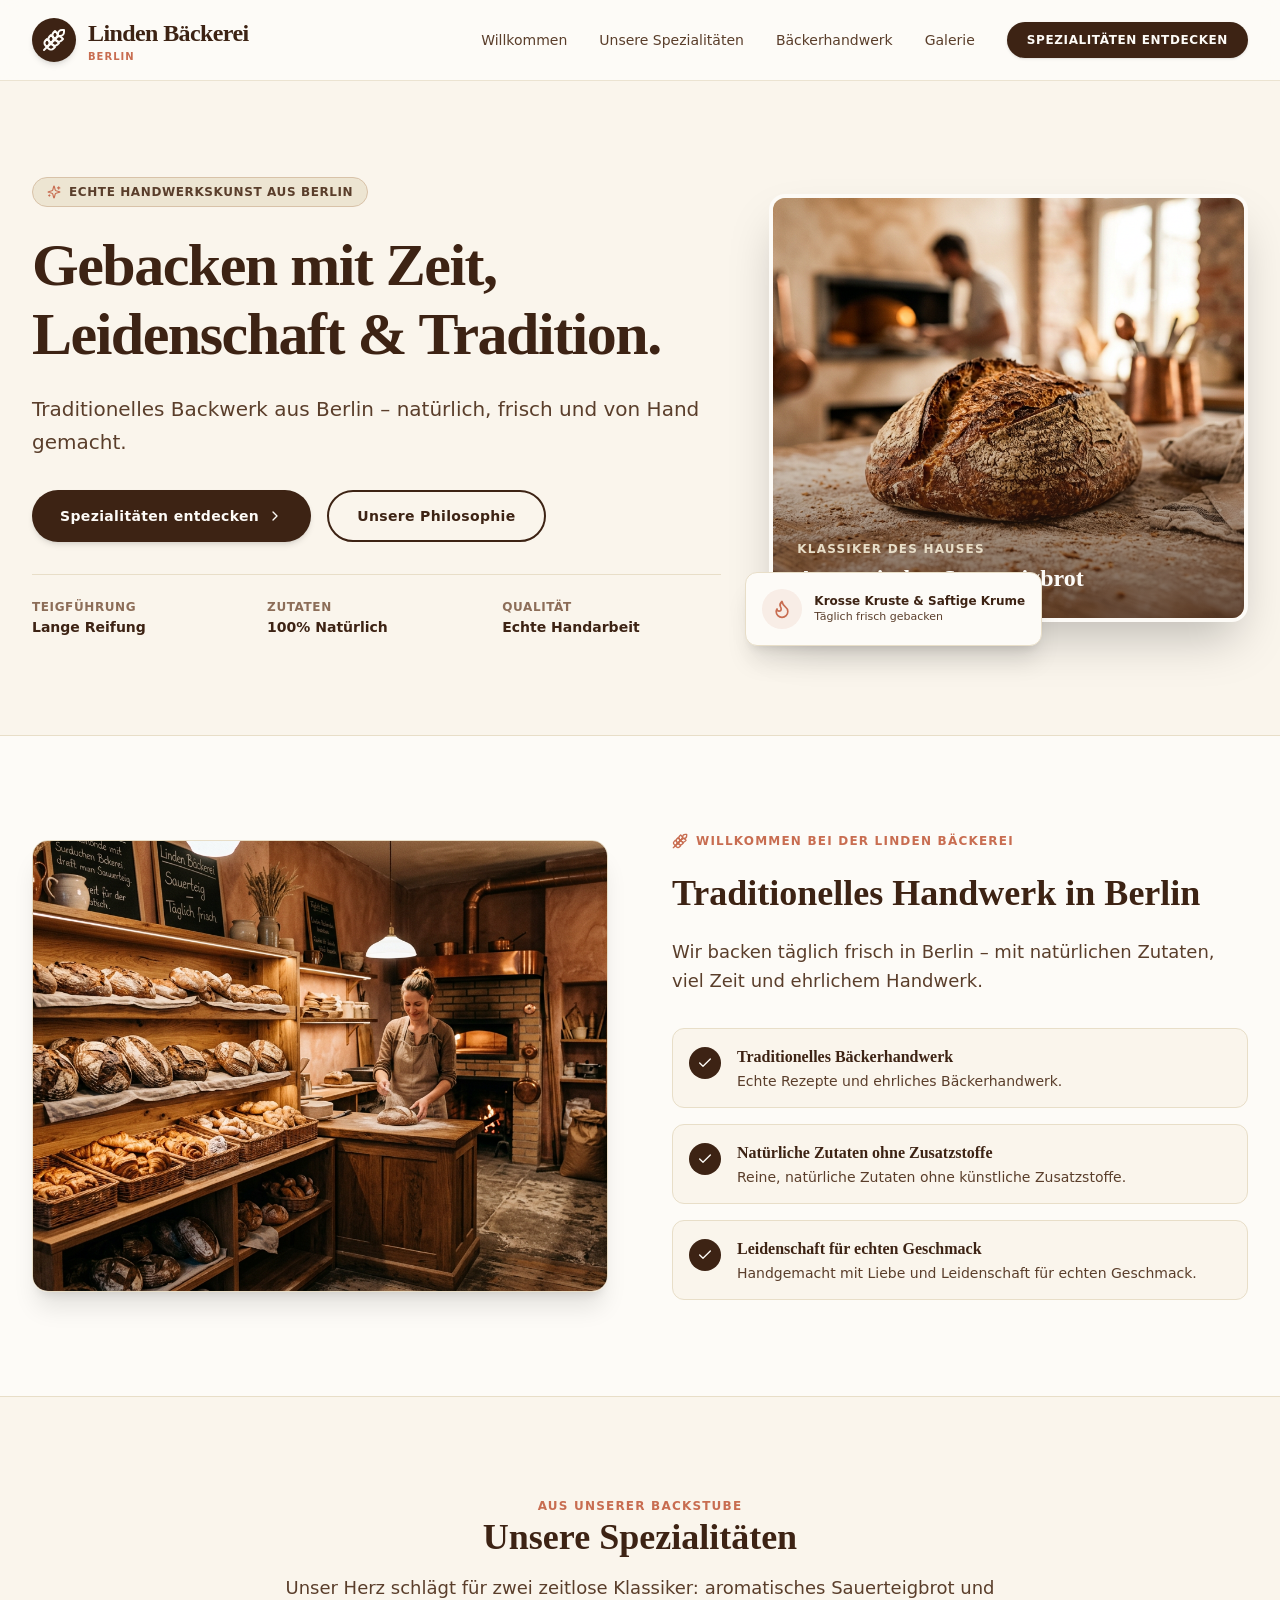
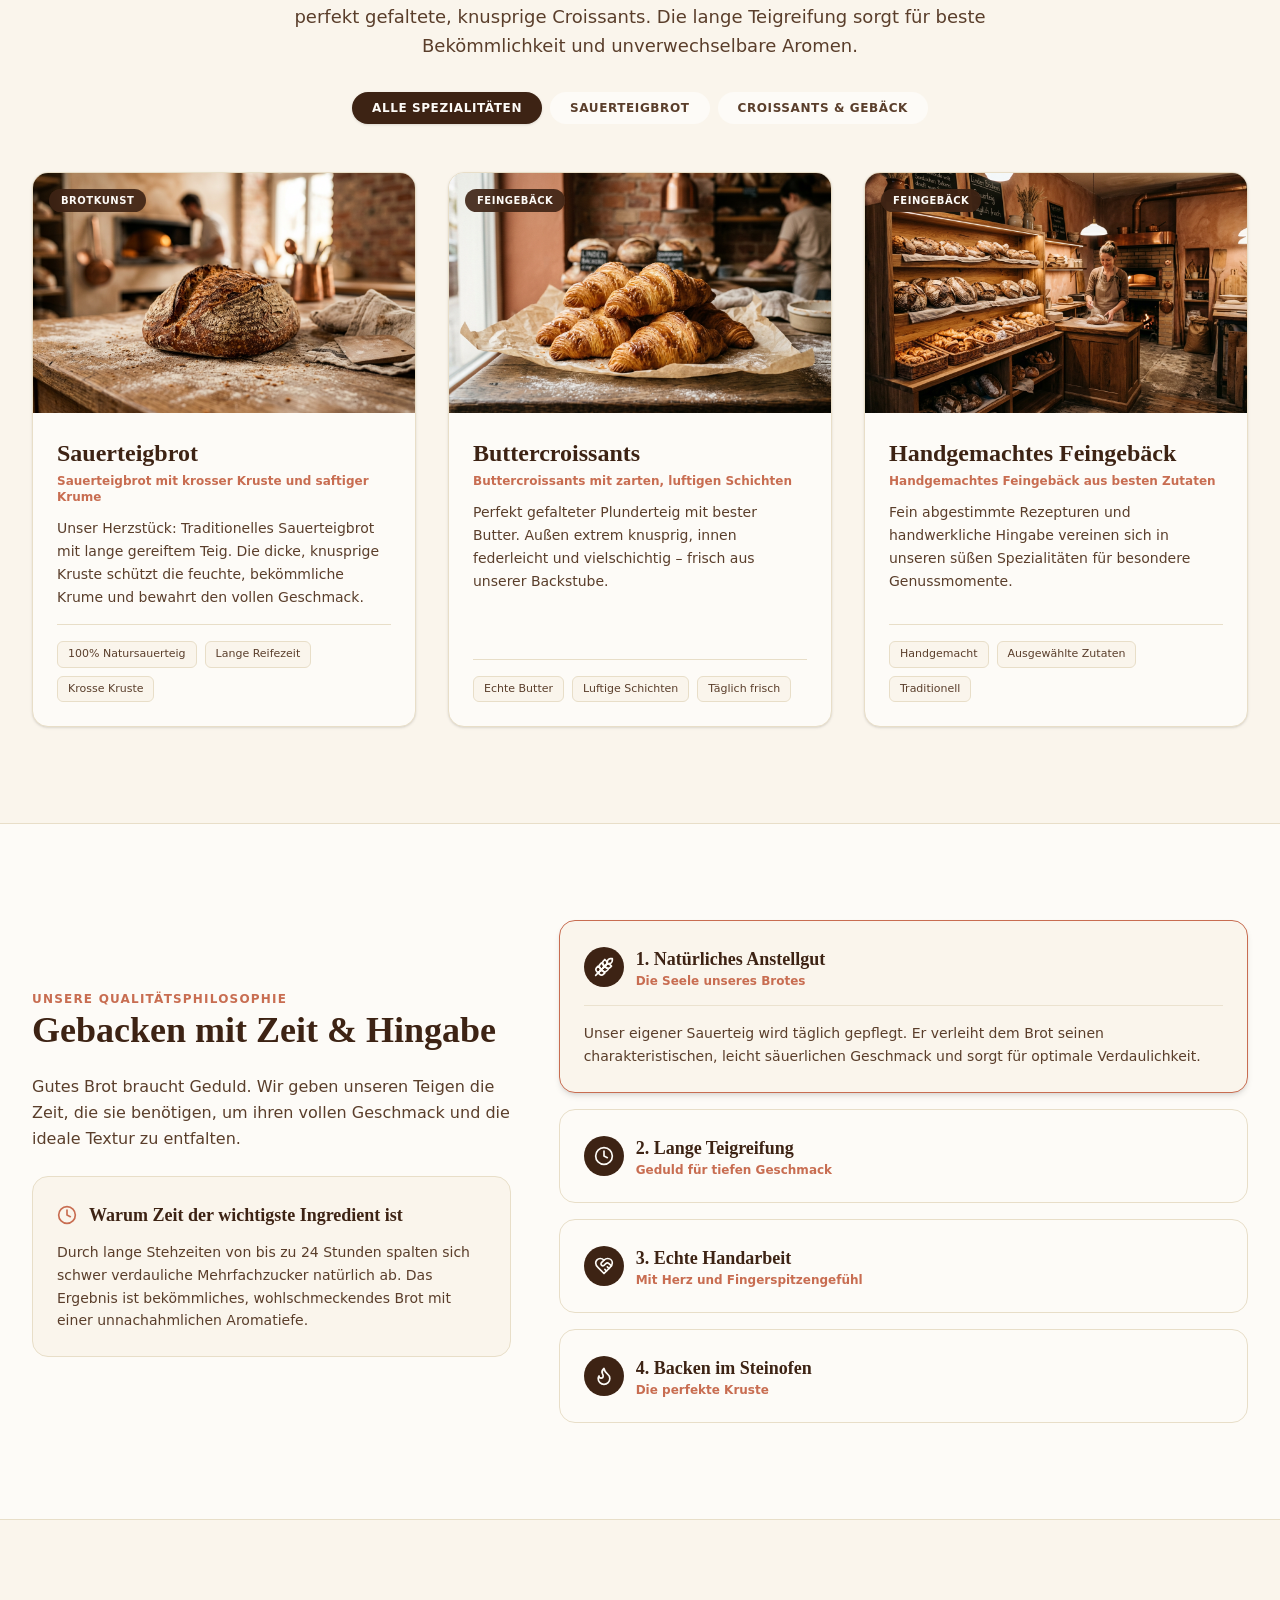
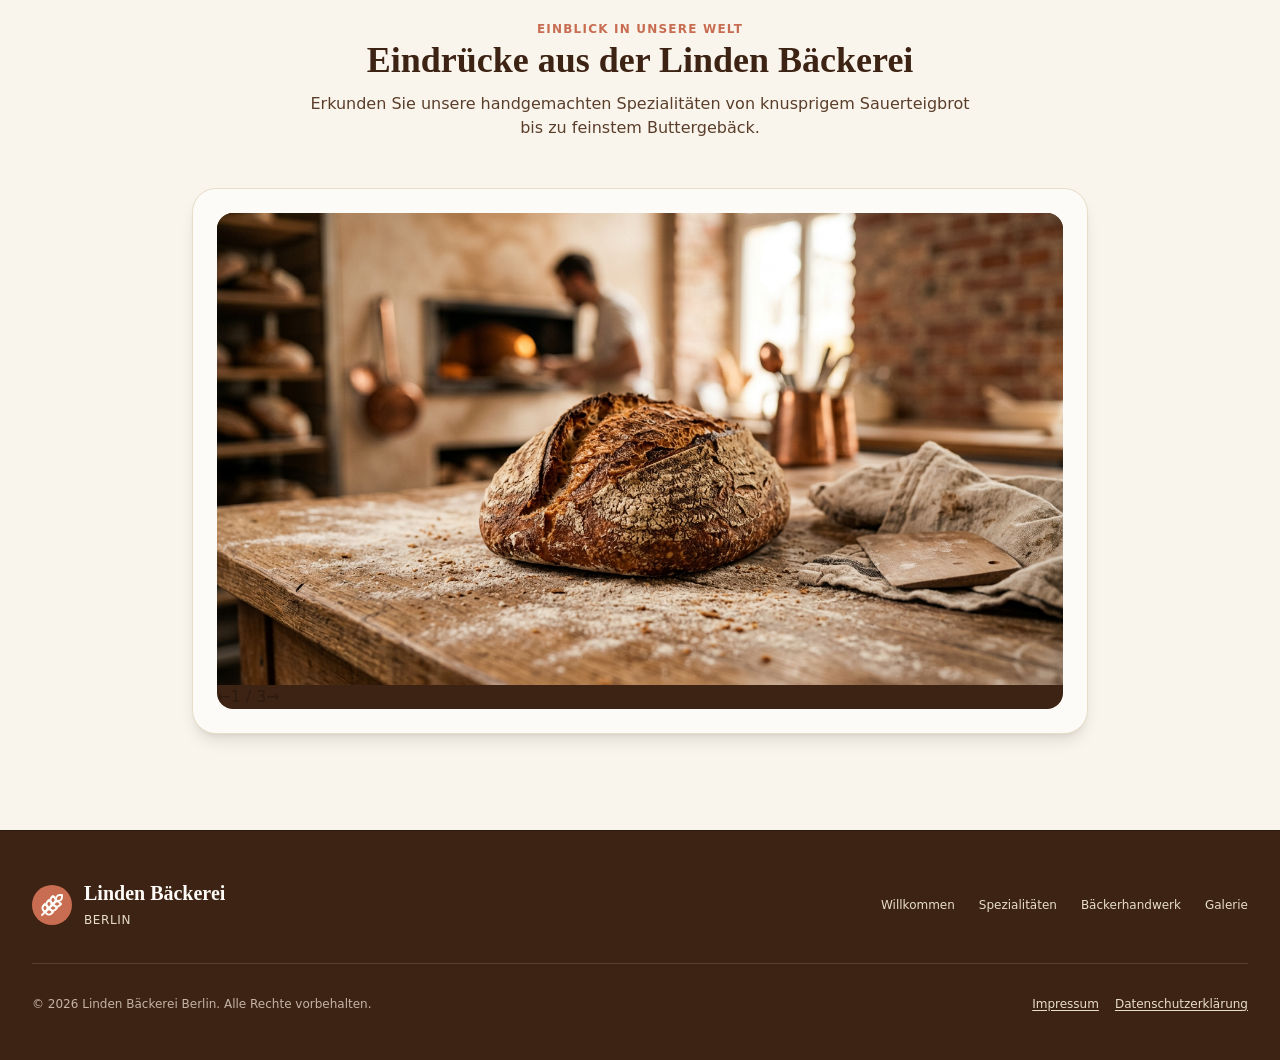
<file: index.html>
<!DOCTYPE html><html lang="de"><head><meta charset="UTF-8"><meta name="viewport" content="width=device-width,initial-scale=1.0"><meta name="theme-color" content="#111111"><title>Linden Bäckerei</title>  <script type="module" crossorigin="" src="./assets/index-CRAya_5Q.js"></script>
  <link rel="stylesheet" crossorigin="" href="./assets/index-DnT7RWLW.css">
<meta name="ezsites-version" content="MqBQAMCWcwQNdCANwzYj45I8qQR2-create-a12635573673fa363a0d5cf78376b05e-ae-376dede070f4d45c2157b11e"></head><body><div id="root"></div><div id="ezsites-managed-legal" lang="de" role="contentinfo" aria-label="Rechtliche Hinweise" style="all:initial!important;font:14px/1.6 system-ui,sans-serif!important;color:#172033!important;display:block!important;position:relative!important;visibility:visible!important;opacity:1!important;padding:20px!important;background:#f5f6f8!important;text-align:center!important;clear:both!important;"><strong style="all:initial!important;font:14px/1.6 system-ui,sans-serif!important;color:#172033!important;display:inline!important;">Rechtliche Hinweise</strong> <a style="all:initial!important;font:14px/1.6 system-ui,sans-serif!important;color:#172033!important;display:inline-flex!important;align-items:center!important;min-height:44px!important;box-sizing:border-box!important;text-decoration:underline!important;padding:0 8px!important;" href="/legal#impressum">Impressum</a> <a style="all:initial!important;font:14px/1.6 system-ui,sans-serif!important;color:#172033!important;display:inline-flex!important;align-items:center!important;min-height:44px!important;box-sizing:border-box!important;text-decoration:underline!important;padding:0 8px!important;" href="/legal#privacy">Datenschutzerklärung</a></div></body></html>
</file>
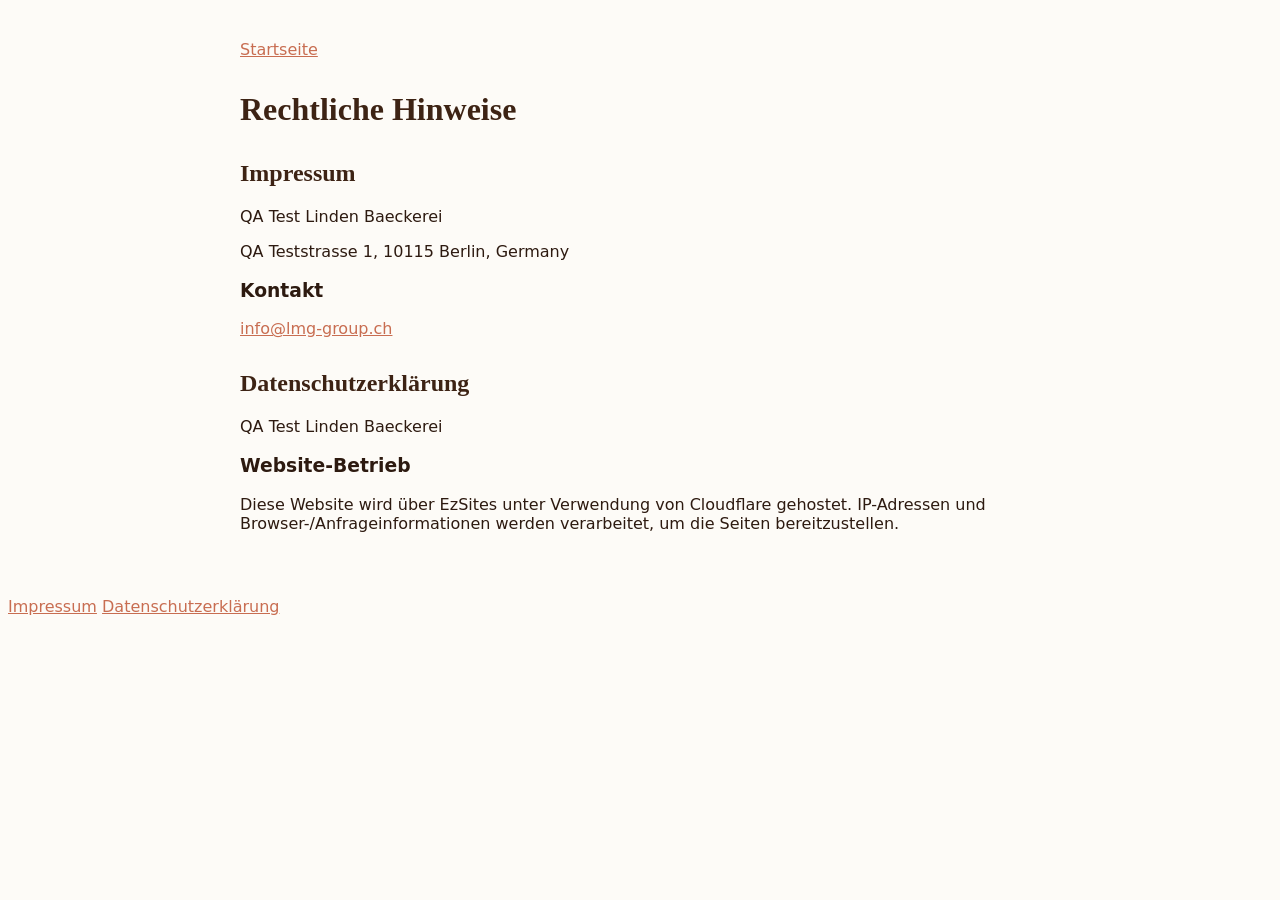
<file: legal/index.html>
<!DOCTYPE html><html lang="de"><head><meta charset="utf-8"><meta name="viewport" content="width=device-width,initial-scale=1"><meta name="ezsites-legal-design" content="1"><title>Rechtliche Hinweise</title><style>body { background-color: #FDFBF7; color: #2D1A10; font-family: system-ui, sans-serif; } main.legal-page-content { max-width: 800px; margin: 0 auto; padding: 2rem 1rem; } [data-ezsites-slot] { margin-bottom: 2rem; } h1, h2 { font-family: Georgia, serif; color: #3D2314; } a { color: #C86D51; }</style><meta name="ezsites-version" content="MqBQAMCWcwQNdCANwzYj45I8qQR2-create-a12635573673fa363a0d5cf78376b05e-ae-376dede070f4d45c2157b11e"></head><body><main class="legal-page-content"><div data-ezsites-slot="home"><a href="/">Startseite</a></div><div data-ezsites-slot="title"><h1>Rechtliche Hinweise</h1></div><div data-ezsites-slot="impressum"><section id="impressum" data-ezsites-legal-content="impressum">
    <h2>Impressum</h2><p>QA Test Linden Baeckerei</p><p>QA Teststrasse 1, 10115 Berlin, Germany</p>
    <h3>Kontakt</h3>
    <p><a href="mailto:info@lmg-group.ch">info@lmg-group.ch</a></p>
    
    
    
  </section></div><div data-ezsites-slot="privacy"><section id="privacy" data-ezsites-legal-content="privacy">
    <h2>Datenschutzerklärung</h2><p>QA Test Linden Baeckerei</p>
    <h3>Website-Betrieb</h3><p>Diese Website wird über EzSites unter Verwendung von Cloudflare gehostet. IP-Adressen und Browser-/Anfrageinformationen werden verarbeitet, um die Seiten bereitzustellen.</p>
    
    
    
    
    
  </section></div></main><footer><div data-ezsites-slot="footer"><nav aria-label="Rechtliche Hinweise"><a href="/legal#impressum">Impressum</a> <a href="/legal#privacy">Datenschutzerklärung</a></nav></div></footer></body></html>
</file>
<file: assets/index-DnT7RWLW.css>
/*! tailwindcss v4.1.12 | MIT License | https://tailwindcss.com */@layer properties{@supports (((-webkit-hyphens:none)) and (not (margin-trim:inline))) or ((-moz-orient:inline) and (not (color:rgb(from red r g b)))){*,:before,:after,::backdrop{--tw-space-y-reverse:0;--tw-border-style:solid;--tw-gradient-position:initial;--tw-gradient-from:#0000;--tw-gradient-via:#0000;--tw-gradient-to:#0000;--tw-gradient-stops:initial;--tw-gradient-via-stops:initial;--tw-gradient-from-position:0%;--tw-gradient-via-position:50%;--tw-gradient-to-position:100%;--tw-leading:initial;--tw-font-weight:initial;--tw-tracking:initial;--tw-shadow:0 0 #0000;--tw-shadow-color:initial;--tw-shadow-alpha:100%;--tw-inset-shadow:0 0 #0000;--tw-inset-shadow-color:initial;--tw-inset-shadow-alpha:100%;--tw-ring-color:initial;--tw-ring-shadow:0 0 #0000;--tw-inset-ring-color:initial;--tw-inset-ring-shadow:0 0 #0000;--tw-ring-inset:initial;--tw-ring-offset-width:0px;--tw-ring-offset-color:#fff;--tw-ring-offset-shadow:0 0 #0000;--tw-backdrop-blur:initial;--tw-backdrop-brightness:initial;--tw-backdrop-contrast:initial;--tw-backdrop-grayscale:initial;--tw-backdrop-hue-rotate:initial;--tw-backdrop-invert:initial;--tw-backdrop-opacity:initial;--tw-backdrop-saturate:initial;--tw-backdrop-sepia:initial;--tw-duration:initial;--tw-ease:initial;--tw-translate-x:0;--tw-translate-y:0;--tw-translate-z:0;--tw-scale-x:1;--tw-scale-y:1;--tw-scale-z:1}}}@layer theme{:root,:host{--font-sans:ui-sans-serif,system-ui,sans-serif,"Apple Color Emoji","Segoe UI Emoji","Segoe UI Symbol","Noto Color Emoji";--font-serif:ui-serif,Georgia,Cambria,"Times New Roman",Times,serif;--font-mono:ui-monospace,SFMono-Regular,Menlo,Monaco,Consolas,"Liberation Mono","Courier New",monospace;--color-white:#fff;--spacing:.25rem;--container-xs:20rem;--container-md:28rem;--container-2xl:42rem;--container-3xl:48rem;--container-4xl:56rem;--container-7xl:80rem;--text-xs:.75rem;--text-xs--line-height:calc(1/.75);--text-sm:.875rem;--text-sm--line-height:calc(1.25/.875);--text-base:1rem;--text-base--line-height: 1.5 ;--text-lg:1.125rem;--text-lg--line-height:calc(1.75/1.125);--text-xl:1.25rem;--text-xl--line-height:calc(1.75/1.25);--text-2xl:1.5rem;--text-2xl--line-height:calc(2/1.5);--text-3xl:1.875rem;--text-3xl--line-height: 1.2 ;--text-4xl:2.25rem;--text-4xl--line-height:calc(2.5/2.25);--text-5xl:3rem;--text-5xl--line-height:1;--text-6xl:3.75rem;--text-6xl--line-height:1;--font-weight-normal:400;--font-weight-medium:500;--font-weight-semibold:600;--font-weight-bold:700;--tracking-tight:-.025em;--tracking-wide:.025em;--tracking-wider:.05em;--tracking-widest:.1em;--leading-relaxed:1.625;--radius-md:.375rem;--radius-lg:.5rem;--radius-xl:.75rem;--radius-2xl:1rem;--radius-3xl:1.5rem;--ease-out:cubic-bezier(0,0,.2,1);--blur-sm:8px;--blur-md:12px;--default-transition-duration:.15s;--default-transition-timing-function:cubic-bezier(.4,0,.2,1);--default-font-family:var(--font-sans);--default-mono-font-family:var(--font-mono)}}@layer base{*,:after,:before,::backdrop{box-sizing:border-box;border:0 solid;margin:0;padding:0}::file-selector-button{box-sizing:border-box;border:0 solid;margin:0;padding:0}html,:host{-webkit-text-size-adjust:100%;tab-size:4;line-height:1.5;font-family:var(--default-font-family,ui-sans-serif,system-ui,sans-serif,"Apple Color Emoji","Segoe UI Emoji","Segoe UI Symbol","Noto Color Emoji");font-feature-settings:var(--default-font-feature-settings,normal);font-variation-settings:var(--default-font-variation-settings,normal);-webkit-tap-highlight-color:transparent}hr{height:0;color:inherit;border-top-width:1px}abbr:where([title]){-webkit-text-decoration:underline dotted;text-decoration:underline dotted}h1,h2,h3,h4,h5,h6{font-size:inherit;font-weight:inherit}a{color:inherit;-webkit-text-decoration:inherit;text-decoration:inherit}b,strong{font-weight:bolder}code,kbd,samp,pre{font-family:var(--default-mono-font-family,ui-monospace,SFMono-Regular,Menlo,Monaco,Consolas,"Liberation Mono","Courier New",monospace);font-feature-settings:var(--default-mono-font-feature-settings,normal);font-variation-settings:var(--default-mono-font-variation-settings,normal);font-size:1em}small{font-size:80%}sub,sup{vertical-align:baseline;font-size:75%;line-height:0;position:relative}sub{bottom:-.25em}sup{top:-.5em}table{text-indent:0;border-color:inherit;border-collapse:collapse}:-moz-focusring{outline:auto}progress{vertical-align:baseline}summary{display:list-item}ol,ul,menu{list-style:none}img,svg,video,canvas,audio,iframe,embed,object{vertical-align:middle;display:block}img,video{max-width:100%;height:auto}button,input,select,optgroup,textarea{font:inherit;font-feature-settings:inherit;font-variation-settings:inherit;letter-spacing:inherit;color:inherit;opacity:1;background-color:#0000;border-radius:0}::file-selector-button{font:inherit;font-feature-settings:inherit;font-variation-settings:inherit;letter-spacing:inherit;color:inherit;opacity:1;background-color:#0000;border-radius:0}:where(select:is([multiple],[size])) optgroup{font-weight:bolder}:where(select:is([multiple],[size])) optgroup option{padding-inline-start:20px}::file-selector-button{margin-inline-end:4px}::placeholder{opacity:1}@supports (not ((-webkit-appearance:-apple-pay-button))) or (contain-intrinsic-size:1px){::placeholder{color:currentColor}@supports (color:color-mix(in lab,red,red)){::placeholder{color:color-mix(in oklab,currentcolor 50%,transparent)}}}textarea{resize:vertical}::-webkit-search-decoration{-webkit-appearance:none}::-webkit-date-and-time-value{min-height:1lh;text-align:inherit}::-webkit-datetime-edit{display:inline-flex}::-webkit-datetime-edit-fields-wrapper{padding:0}::-webkit-datetime-edit{padding-block:0}::-webkit-datetime-edit-year-field{padding-block:0}::-webkit-datetime-edit-month-field{padding-block:0}::-webkit-datetime-edit-day-field{padding-block:0}::-webkit-datetime-edit-hour-field{padding-block:0}::-webkit-datetime-edit-minute-field{padding-block:0}::-webkit-datetime-edit-second-field{padding-block:0}::-webkit-datetime-edit-millisecond-field{padding-block:0}::-webkit-datetime-edit-meridiem-field{padding-block:0}::-webkit-calendar-picker-indicator{line-height:1}:-moz-ui-invalid{box-shadow:none}button,input:where([type=button],[type=reset],[type=submit]){appearance:button}::file-selector-button{appearance:button}::-webkit-inner-spin-button{height:auto}::-webkit-outer-spin-button{height:auto}[hidden]:where(:not([hidden=until-found])){display:none!important}body{color:#2d1a10;background-color:#fdfbf7;font-family:system-ui,-apple-system,BlinkMacSystemFont,Segoe UI,Roboto,Oxygen,Ubuntu,Cantarell,Open Sans,Helvetica Neue,sans-serif}h1,h2,h3,.font-serif{font-family:Georgia,Cambria,Times New Roman,Times,serif}}@layer components;@layer utilities{.visible{visibility:visible}.absolute{position:absolute}.relative{position:relative}.sticky{position:sticky}.inset-0{inset:calc(var(--spacing)*0)}.top-0{top:calc(var(--spacing)*0)}.top-4{top:calc(var(--spacing)*4)}.-bottom-6{bottom:calc(var(--spacing)*-6)}.-left-6{left:calc(var(--spacing)*-6)}.left-4{left:calc(var(--spacing)*4)}.z-40{z-index:40}.order-1{order:1}.order-2{order:2}.mx-auto{margin-inline:auto}.mt-0\.5{margin-top:calc(var(--spacing)*.5)}.mt-1{margin-top:calc(var(--spacing)*1)}.mt-3{margin-top:calc(var(--spacing)*3)}.mt-4{margin-top:calc(var(--spacing)*4)}.mt-8{margin-top:calc(var(--spacing)*8)}.mb-12{margin-bottom:calc(var(--spacing)*12)}.block{display:block}.flex{display:flex}.grid{display:grid}.hidden{display:none}.inline-flex{display:inline-flex}.h-3\.5{height:calc(var(--spacing)*3.5)}.h-4{height:calc(var(--spacing)*4)}.h-5{height:calc(var(--spacing)*5)}.h-6{height:calc(var(--spacing)*6)}.h-8{height:calc(var(--spacing)*8)}.h-10{height:calc(var(--spacing)*10)}.h-11{height:calc(var(--spacing)*11)}.h-20{height:calc(var(--spacing)*20)}.h-60{height:calc(var(--spacing)*60)}.h-\[320px\]{height:320px}.h-\[380px\]{height:380px}.h-\[420px\]{height:420px}.h-full{height:100%}.min-h-screen{min-height:100vh}.w-3\.5{width:calc(var(--spacing)*3.5)}.w-4{width:calc(var(--spacing)*4)}.w-5{width:calc(var(--spacing)*5)}.w-6{width:calc(var(--spacing)*6)}.w-8{width:calc(var(--spacing)*8)}.w-10{width:calc(var(--spacing)*10)}.w-11{width:calc(var(--spacing)*11)}.w-full{width:100%}.max-w-2xl{max-width:var(--container-2xl)}.max-w-3xl{max-width:var(--container-3xl)}.max-w-4xl{max-width:var(--container-4xl)}.max-w-7xl{max-width:var(--container-7xl)}.max-w-md{max-width:var(--container-md)}.max-w-xs{max-width:var(--container-xs)}.shrink-0{flex-shrink:0}.flex-grow{flex-grow:1}.cursor-pointer{cursor:pointer}.resize{resize:both}.grid-cols-3{grid-template-columns:repeat(3,minmax(0,1fr))}.flex-col{flex-direction:column}.flex-wrap{flex-wrap:wrap}.items-center{align-items:center}.items-end{align-items:flex-end}.items-start{align-items:flex-start}.justify-between{justify-content:space-between}.justify-center{justify-content:center}.gap-2{gap:calc(var(--spacing)*2)}.gap-3{gap:calc(var(--spacing)*3)}.gap-4{gap:calc(var(--spacing)*4)}.gap-6{gap:calc(var(--spacing)*6)}.gap-8{gap:calc(var(--spacing)*8)}.gap-12{gap:calc(var(--spacing)*12)}:where(.space-y-3>:not(:last-child)){--tw-space-y-reverse:0;margin-block-start:calc(calc(var(--spacing)*3)*var(--tw-space-y-reverse));margin-block-end:calc(calc(var(--spacing)*3)*calc(1 - var(--tw-space-y-reverse)))}:where(.space-y-4>:not(:last-child)){--tw-space-y-reverse:0;margin-block-start:calc(calc(var(--spacing)*4)*var(--tw-space-y-reverse));margin-block-end:calc(calc(var(--spacing)*4)*calc(1 - var(--tw-space-y-reverse)))}:where(.space-y-6>:not(:last-child)){--tw-space-y-reverse:0;margin-block-start:calc(calc(var(--spacing)*6)*var(--tw-space-y-reverse));margin-block-end:calc(calc(var(--spacing)*6)*calc(1 - var(--tw-space-y-reverse)))}:where(.space-y-8>:not(:last-child)){--tw-space-y-reverse:0;margin-block-start:calc(calc(var(--spacing)*8)*var(--tw-space-y-reverse));margin-block-end:calc(calc(var(--spacing)*8)*calc(1 - var(--tw-space-y-reverse)))}.overflow-hidden{overflow:hidden}.rounded-2xl{border-radius:var(--radius-2xl)}.rounded-3xl{border-radius:var(--radius-3xl)}.rounded-full{border-radius:3.40282e38px}.rounded-lg{border-radius:var(--radius-lg)}.rounded-md{border-radius:var(--radius-md)}.rounded-xl{border-radius:var(--radius-xl)}.border{border-style:var(--tw-border-style);border-width:1px}.border-2{border-style:var(--tw-border-style);border-width:2px}.border-4{border-style:var(--tw-border-style);border-width:4px}.border-y{border-block-style:var(--tw-border-style);border-block-width:1px}.border-t{border-top-style:var(--tw-border-style);border-top-width:1px}.border-b{border-bottom-style:var(--tw-border-style);border-bottom-width:1px}.border-\[\#2D1A10\]{border-color:#2d1a10}.border-\[\#3D2314\]{border-color:#3d2314}.border-\[\#5A3E2B\]{border-color:#5a3e2b}.border-\[\#C86D51\]{border-color:#c86d51}.border-\[\#D8C2A8\]{border-color:#d8c2a8}.border-\[\#E8DEC8\]{border-color:#e8dec8}.border-\[\#E8DEC8\]\/40{border-color:#e8dec866}.border-\[\#E8DEC8\]\/80{border-color:#e8dec8cc}.border-\[\#FDFBF7\]{border-color:#fdfbf7}.bg-\[\#3D2314\]{background-color:#3d2314}.bg-\[\#3D2314\]\/90{background-color:#3d2314e6}.bg-\[\#C86D51\]{background-color:#c86d51}.bg-\[\#C86D51\]\/10{background-color:#c86d511a}.bg-\[\#E8DEC8\]{background-color:#e8dec8}.bg-\[\#E8DEC8\]\/70{background-color:#e8dec8b3}.bg-\[\#FAF5EC\]{background-color:#faf5ec}.bg-\[\#FDFBF7\]{background-color:#fdfbf7}.bg-\[\#FDFBF7\]\/90{background-color:#fdfbf7e6}.bg-transparent{background-color:#0000}.bg-gradient-to-t{--tw-gradient-position:to top in oklab;background-image:linear-gradient(var(--tw-gradient-stops))}.from-\[\#3D2314\]\/70{--tw-gradient-from:oklab(28.605% .0302989 .0361075/.7);--tw-gradient-stops:var(--tw-gradient-via-stops,var(--tw-gradient-position),var(--tw-gradient-from)var(--tw-gradient-from-position),var(--tw-gradient-to)var(--tw-gradient-to-position))}.via-transparent{--tw-gradient-via:transparent;--tw-gradient-via-stops:var(--tw-gradient-position),var(--tw-gradient-from)var(--tw-gradient-from-position),var(--tw-gradient-via)var(--tw-gradient-via-position),var(--tw-gradient-to)var(--tw-gradient-to-position);--tw-gradient-stops:var(--tw-gradient-via-stops)}.to-transparent{--tw-gradient-to:transparent;--tw-gradient-stops:var(--tw-gradient-via-stops,var(--tw-gradient-position),var(--tw-gradient-from)var(--tw-gradient-from-position),var(--tw-gradient-to)var(--tw-gradient-to-position))}.object-cover{object-fit:cover}.p-2{padding:calc(var(--spacing)*2)}.p-2\.5{padding:calc(var(--spacing)*2.5)}.p-4{padding:calc(var(--spacing)*4)}.p-6{padding:calc(var(--spacing)*6)}.px-2\.5{padding-inline:calc(var(--spacing)*2.5)}.px-3{padding-inline:calc(var(--spacing)*3)}.px-3\.5{padding-inline:calc(var(--spacing)*3.5)}.px-4{padding-inline:calc(var(--spacing)*4)}.px-5{padding-inline:calc(var(--spacing)*5)}.px-7{padding-inline:calc(var(--spacing)*7)}.py-1{padding-block:calc(var(--spacing)*1)}.py-1\.5{padding-block:calc(var(--spacing)*1.5)}.py-2{padding-block:calc(var(--spacing)*2)}.py-2\.5{padding-block:calc(var(--spacing)*2.5)}.py-3\.5{padding-block:calc(var(--spacing)*3.5)}.py-12{padding-block:calc(var(--spacing)*12)}.py-16{padding-block:calc(var(--spacing)*16)}.pt-2{padding-top:calc(var(--spacing)*2)}.pt-4{padding-top:calc(var(--spacing)*4)}.pt-6{padding-top:calc(var(--spacing)*6)}.pt-8{padding-top:calc(var(--spacing)*8)}.pb-6{padding-bottom:calc(var(--spacing)*6)}.pb-8{padding-bottom:calc(var(--spacing)*8)}.pb-16{padding-bottom:calc(var(--spacing)*16)}.text-center{text-align:center}.text-left{text-align:left}.font-sans{font-family:var(--font-sans)}.font-serif{font-family:var(--font-serif)}.text-2xl{font-size:var(--text-2xl);line-height:var(--tw-leading,var(--text-2xl--line-height))}.text-3xl{font-size:var(--text-3xl);line-height:var(--tw-leading,var(--text-3xl--line-height))}.text-4xl{font-size:var(--text-4xl);line-height:var(--tw-leading,var(--text-4xl--line-height))}.text-base{font-size:var(--text-base);line-height:var(--tw-leading,var(--text-base--line-height))}.text-lg{font-size:var(--text-lg);line-height:var(--tw-leading,var(--text-lg--line-height))}.text-sm{font-size:var(--text-sm);line-height:var(--tw-leading,var(--text-sm--line-height))}.text-xl{font-size:var(--text-xl);line-height:var(--tw-leading,var(--text-xl--line-height))}.text-xs{font-size:var(--text-xs);line-height:var(--tw-leading,var(--text-xs--line-height))}.text-\[10px\]{font-size:10px}.text-\[11px\]{font-size:11px}.leading-\[1\.15\]{--tw-leading:1.15;line-height:1.15}.leading-relaxed{--tw-leading:var(--leading-relaxed);line-height:var(--leading-relaxed)}.font-bold{--tw-font-weight:var(--font-weight-bold);font-weight:var(--font-weight-bold)}.font-medium{--tw-font-weight:var(--font-weight-medium);font-weight:var(--font-weight-medium)}.font-normal{--tw-font-weight:var(--font-weight-normal);font-weight:var(--font-weight-normal)}.font-semibold{--tw-font-weight:var(--font-weight-semibold);font-weight:var(--font-weight-semibold)}.tracking-tight{--tw-tracking:var(--tracking-tight);letter-spacing:var(--tracking-tight)}.tracking-wide{--tw-tracking:var(--tracking-wide);letter-spacing:var(--tracking-wide)}.tracking-wider{--tw-tracking:var(--tracking-wider);letter-spacing:var(--tracking-wider)}.tracking-widest{--tw-tracking:var(--tracking-widest);letter-spacing:var(--tracking-widest)}.text-\[\#2D1A10\]{color:#2d1a10}.text-\[\#3D2314\]{color:#3d2314}.text-\[\#5A3E2B\]{color:#5a3e2b}.text-\[\#8C6D58\]{color:#8c6d58}.text-\[\#C4B3A3\]{color:#c4b3a3}.text-\[\#C86D51\]{color:#c86d51}.text-\[\#E8DEC8\]{color:#e8dec8}.text-\[\#FDFBF7\]{color:#fdfbf7}.uppercase{text-transform:uppercase}.underline{text-decoration-line:underline}.underline-offset-2{text-underline-offset:2px}.antialiased{-webkit-font-smoothing:antialiased;-moz-osx-font-smoothing:grayscale}.shadow{--tw-shadow:0 1px 3px 0 var(--tw-shadow-color,#0000001a),0 1px 2px -1px var(--tw-shadow-color,#0000001a);box-shadow:var(--tw-inset-shadow),var(--tw-inset-ring-shadow),var(--tw-ring-offset-shadow),var(--tw-ring-shadow),var(--tw-shadow)}.shadow-2xl{--tw-shadow:0 25px 50px -12px var(--tw-shadow-color,#00000040);box-shadow:var(--tw-inset-shadow),var(--tw-inset-ring-shadow),var(--tw-ring-offset-shadow),var(--tw-ring-shadow),var(--tw-shadow)}.shadow-inner{--tw-shadow:inset 0 2px 4px 0 var(--tw-shadow-color,#0000000d);box-shadow:var(--tw-inset-shadow),var(--tw-inset-ring-shadow),var(--tw-ring-offset-shadow),var(--tw-ring-shadow),var(--tw-shadow)}.shadow-lg{--tw-shadow:0 10px 15px -3px var(--tw-shadow-color,#0000001a),0 4px 6px -4px var(--tw-shadow-color,#0000001a);box-shadow:var(--tw-inset-shadow),var(--tw-inset-ring-shadow),var(--tw-ring-offset-shadow),var(--tw-ring-shadow),var(--tw-shadow)}.shadow-md{--tw-shadow:0 4px 6px -1px var(--tw-shadow-color,#0000001a),0 2px 4px -2px var(--tw-shadow-color,#0000001a);box-shadow:var(--tw-inset-shadow),var(--tw-inset-ring-shadow),var(--tw-ring-offset-shadow),var(--tw-ring-shadow),var(--tw-shadow)}.shadow-sm{--tw-shadow:0 1px 3px 0 var(--tw-shadow-color,#0000001a),0 1px 2px -1px var(--tw-shadow-color,#0000001a);box-shadow:var(--tw-inset-shadow),var(--tw-inset-ring-shadow),var(--tw-ring-offset-shadow),var(--tw-ring-shadow),var(--tw-shadow)}.shadow-xl{--tw-shadow:0 20px 25px -5px var(--tw-shadow-color,#0000001a),0 8px 10px -6px var(--tw-shadow-color,#0000001a);box-shadow:var(--tw-inset-shadow),var(--tw-inset-ring-shadow),var(--tw-ring-offset-shadow),var(--tw-ring-shadow),var(--tw-shadow)}.backdrop-blur-md{--tw-backdrop-blur:blur(var(--blur-md));-webkit-backdrop-filter:var(--tw-backdrop-blur,)var(--tw-backdrop-brightness,)var(--tw-backdrop-contrast,)var(--tw-backdrop-grayscale,)var(--tw-backdrop-hue-rotate,)var(--tw-backdrop-invert,)var(--tw-backdrop-opacity,)var(--tw-backdrop-saturate,)var(--tw-backdrop-sepia,);backdrop-filter:var(--tw-backdrop-blur,)var(--tw-backdrop-brightness,)var(--tw-backdrop-contrast,)var(--tw-backdrop-grayscale,)var(--tw-backdrop-hue-rotate,)var(--tw-backdrop-invert,)var(--tw-backdrop-opacity,)var(--tw-backdrop-saturate,)var(--tw-backdrop-sepia,)}.backdrop-blur-sm{--tw-backdrop-blur:blur(var(--blur-sm));-webkit-backdrop-filter:var(--tw-backdrop-blur,)var(--tw-backdrop-brightness,)var(--tw-backdrop-contrast,)var(--tw-backdrop-grayscale,)var(--tw-backdrop-hue-rotate,)var(--tw-backdrop-invert,)var(--tw-backdrop-opacity,)var(--tw-backdrop-saturate,)var(--tw-backdrop-sepia,);backdrop-filter:var(--tw-backdrop-blur,)var(--tw-backdrop-brightness,)var(--tw-backdrop-contrast,)var(--tw-backdrop-grayscale,)var(--tw-backdrop-hue-rotate,)var(--tw-backdrop-invert,)var(--tw-backdrop-opacity,)var(--tw-backdrop-saturate,)var(--tw-backdrop-sepia,)}.transition-all{transition-property:all;transition-timing-function:var(--tw-ease,var(--default-transition-timing-function));transition-duration:var(--tw-duration,var(--default-transition-duration))}.transition-colors{transition-property:color,background-color,border-color,outline-color,text-decoration-color,fill,stroke,--tw-gradient-from,--tw-gradient-via,--tw-gradient-to;transition-timing-function:var(--tw-ease,var(--default-transition-timing-function));transition-duration:var(--tw-duration,var(--default-transition-duration))}.transition-transform{transition-property:transform,translate,scale,rotate;transition-timing-function:var(--tw-ease,var(--default-transition-timing-function));transition-duration:var(--tw-duration,var(--default-transition-duration))}.duration-200{--tw-duration:.2s;transition-duration:.2s}.duration-300{--tw-duration:.3s;transition-duration:.3s}.duration-500{--tw-duration:.5s;transition-duration:.5s}.duration-700{--tw-duration:.7s;transition-duration:.7s}.ease-out{--tw-ease:var(--ease-out);transition-timing-function:var(--ease-out)}@media(hover:hover){.group-hover\:translate-x-1:is(:where(.group):hover *){--tw-translate-x:calc(var(--spacing)*1);translate:var(--tw-translate-x)var(--tw-translate-y)}.group-hover\:scale-105:is(:where(.group):hover *){--tw-scale-x:105%;--tw-scale-y:105%;--tw-scale-z:105%;scale:var(--tw-scale-x)var(--tw-scale-y)}.group-hover\:bg-\[\#C86D51\]:is(:where(.group):hover *){background-color:#c86d51}.group-hover\:text-\[\#C86D51\]:is(:where(.group):hover *){color:#c86d51}}.selection\:bg-\[\#C86D51\] ::selection{background-color:#c86d51}.selection\:bg-\[\#C86D51\]::selection{background-color:#c86d51}.selection\:text-white ::selection{color:var(--color-white)}.selection\:text-white::selection{color:var(--color-white)}@media(hover:hover){.hover\:scale-102:hover{--tw-scale-x:102%;--tw-scale-y:102%;--tw-scale-z:102%;scale:var(--tw-scale-x)var(--tw-scale-y)}.hover\:scale-105:hover{--tw-scale-x:105%;--tw-scale-y:105%;--tw-scale-z:105%;scale:var(--tw-scale-x)var(--tw-scale-y)}.hover\:border-\[\#D8C2A8\]:hover{border-color:#d8c2a8}.hover\:bg-\[\#3D2314\]:hover{background-color:#3d2314}.hover\:bg-\[\#C86D51\]:hover{background-color:#c86d51}.hover\:bg-\[\#E8DEC8\]:hover{background-color:#e8dec8}.hover\:bg-\[\#E8DEC8\]\/50:hover{background-color:#e8dec880}.hover\:text-\[\#C86D51\]:hover{color:#c86d51}.hover\:text-\[\#FDFBF7\]:hover{color:#fdfbf7}.hover\:text-white:hover{color:var(--color-white)}.hover\:shadow-xl:hover{--tw-shadow:0 20px 25px -5px var(--tw-shadow-color,#0000001a),0 8px 10px -6px var(--tw-shadow-color,#0000001a);box-shadow:var(--tw-inset-shadow),var(--tw-inset-ring-shadow),var(--tw-ring-offset-shadow),var(--tw-ring-shadow),var(--tw-shadow)}}@media(min-width:40rem){.sm\:flex{display:flex}.sm\:h-\[450px\]{height:450px}.sm\:h-\[480px\]{height:480px}.sm\:p-6{padding:calc(var(--spacing)*6)}.sm\:px-6{padding-inline:calc(var(--spacing)*6)}.sm\:text-4xl{font-size:var(--text-4xl);line-height:var(--tw-leading,var(--text-4xl--line-height))}.sm\:text-5xl{font-size:var(--text-5xl);line-height:var(--tw-leading,var(--text-5xl--line-height))}.sm\:text-base{font-size:var(--text-base);line-height:var(--tw-leading,var(--text-base--line-height))}.sm\:text-lg{font-size:var(--text-lg);line-height:var(--tw-leading,var(--text-lg--line-height))}.sm\:text-xl{font-size:var(--text-xl);line-height:var(--tw-leading,var(--text-xl--line-height))}}@media(min-width:48rem){.md\:flex{display:flex}.md\:hidden{display:none}.md\:grid-cols-3{grid-template-columns:repeat(3,minmax(0,1fr))}.md\:flex-row{flex-direction:row}.md\:items-center{align-items:center}.md\:py-24{padding-block:calc(var(--spacing)*24)}.md\:text-2xl{font-size:var(--text-2xl);line-height:var(--tw-leading,var(--text-2xl--line-height))}}@media(min-width:64rem){.lg\:order-1{order:1}.lg\:order-2{order:2}.lg\:col-span-5{grid-column:span 5/span 5}.lg\:col-span-7{grid-column:span 7/span 7}.lg\:mx-0{margin-inline:calc(var(--spacing)*0)}.lg\:max-w-none{max-width:none}.lg\:grid-cols-2{grid-template-columns:repeat(2,minmax(0,1fr))}.lg\:grid-cols-12{grid-template-columns:repeat(12,minmax(0,1fr))}.lg\:justify-start{justify-content:flex-start}.lg\:gap-16{gap:calc(var(--spacing)*16)}.lg\:px-8{padding-inline:calc(var(--spacing)*8)}.lg\:text-left{text-align:left}.lg\:text-6xl{font-size:var(--text-6xl);line-height:var(--tw-leading,var(--text-6xl--line-height))}}}@property --tw-space-y-reverse{syntax:"*";inherits:false;initial-value:0}@property --tw-border-style{syntax:"*";inherits:false;initial-value:solid}@property --tw-gradient-position{syntax:"*";inherits:false}@property --tw-gradient-from{syntax:"<color>";inherits:false;initial-value:#0000}@property --tw-gradient-via{syntax:"<color>";inherits:false;initial-value:#0000}@property --tw-gradient-to{syntax:"<color>";inherits:false;initial-value:#0000}@property --tw-gradient-stops{syntax:"*";inherits:false}@property --tw-gradient-via-stops{syntax:"*";inherits:false}@property --tw-gradient-from-position{syntax:"<length-percentage>";inherits:false;initial-value:0%}@property --tw-gradient-via-position{syntax:"<length-percentage>";inherits:false;initial-value:50%}@property --tw-gradient-to-position{syntax:"<length-percentage>";inherits:false;initial-value:100%}@property --tw-leading{syntax:"*";inherits:false}@property --tw-font-weight{syntax:"*";inherits:false}@property --tw-tracking{syntax:"*";inherits:false}@property --tw-shadow{syntax:"*";inherits:false;initial-value:0 0 #0000}@property --tw-shadow-color{syntax:"*";inherits:false}@property --tw-shadow-alpha{syntax:"<percentage>";inherits:false;initial-value:100%}@property --tw-inset-shadow{syntax:"*";inherits:false;initial-value:0 0 #0000}@property --tw-inset-shadow-color{syntax:"*";inherits:false}@property --tw-inset-shadow-alpha{syntax:"<percentage>";inherits:false;initial-value:100%}@property --tw-ring-color{syntax:"*";inherits:false}@property --tw-ring-shadow{syntax:"*";inherits:false;initial-value:0 0 #0000}@property --tw-inset-ring-color{syntax:"*";inherits:false}@property --tw-inset-ring-shadow{syntax:"*";inherits:false;initial-value:0 0 #0000}@property --tw-ring-inset{syntax:"*";inherits:false}@property --tw-ring-offset-width{syntax:"<length>";inherits:false;initial-value:0}@property --tw-ring-offset-color{syntax:"*";inherits:false;initial-value:#fff}@property --tw-ring-offset-shadow{syntax:"*";inherits:false;initial-value:0 0 #0000}@property --tw-backdrop-blur{syntax:"*";inherits:false}@property --tw-backdrop-brightness{syntax:"*";inherits:false}@property --tw-backdrop-contrast{syntax:"*";inherits:false}@property --tw-backdrop-grayscale{syntax:"*";inherits:false}@property --tw-backdrop-hue-rotate{syntax:"*";inherits:false}@property --tw-backdrop-invert{syntax:"*";inherits:false}@property --tw-backdrop-opacity{syntax:"*";inherits:false}@property --tw-backdrop-saturate{syntax:"*";inherits:false}@property --tw-backdrop-sepia{syntax:"*";inherits:false}@property --tw-duration{syntax:"*";inherits:false}@property --tw-ease{syntax:"*";inherits:false}@property --tw-translate-x{syntax:"*";inherits:false;initial-value:0}@property --tw-translate-y{syntax:"*";inherits:false;initial-value:0}@property --tw-translate-z{syntax:"*";inherits:false;initial-value:0}@property --tw-scale-x{syntax:"*";inherits:false;initial-value:1}@property --tw-scale-y{syntax:"*";inherits:false;initial-value:1}@property --tw-scale-z{syntax:"*";inherits:false;initial-value:1}
</file>
